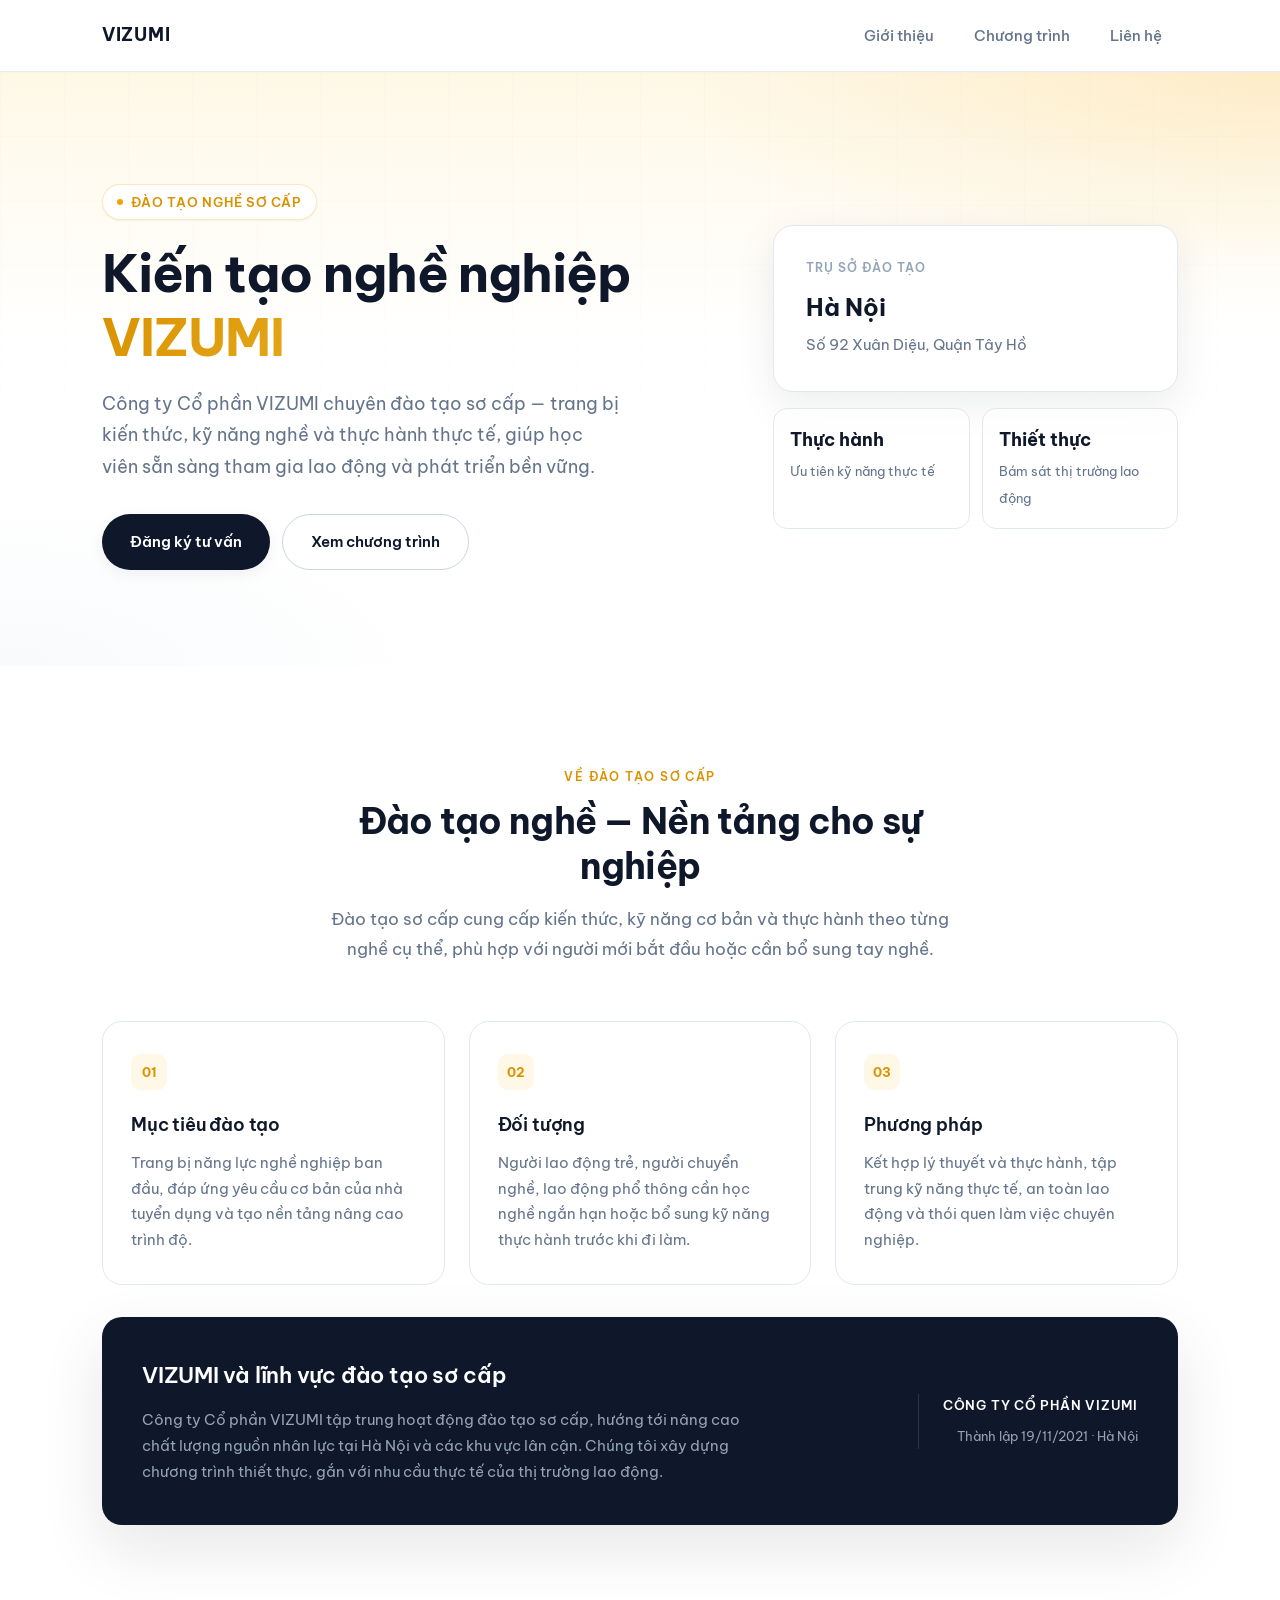
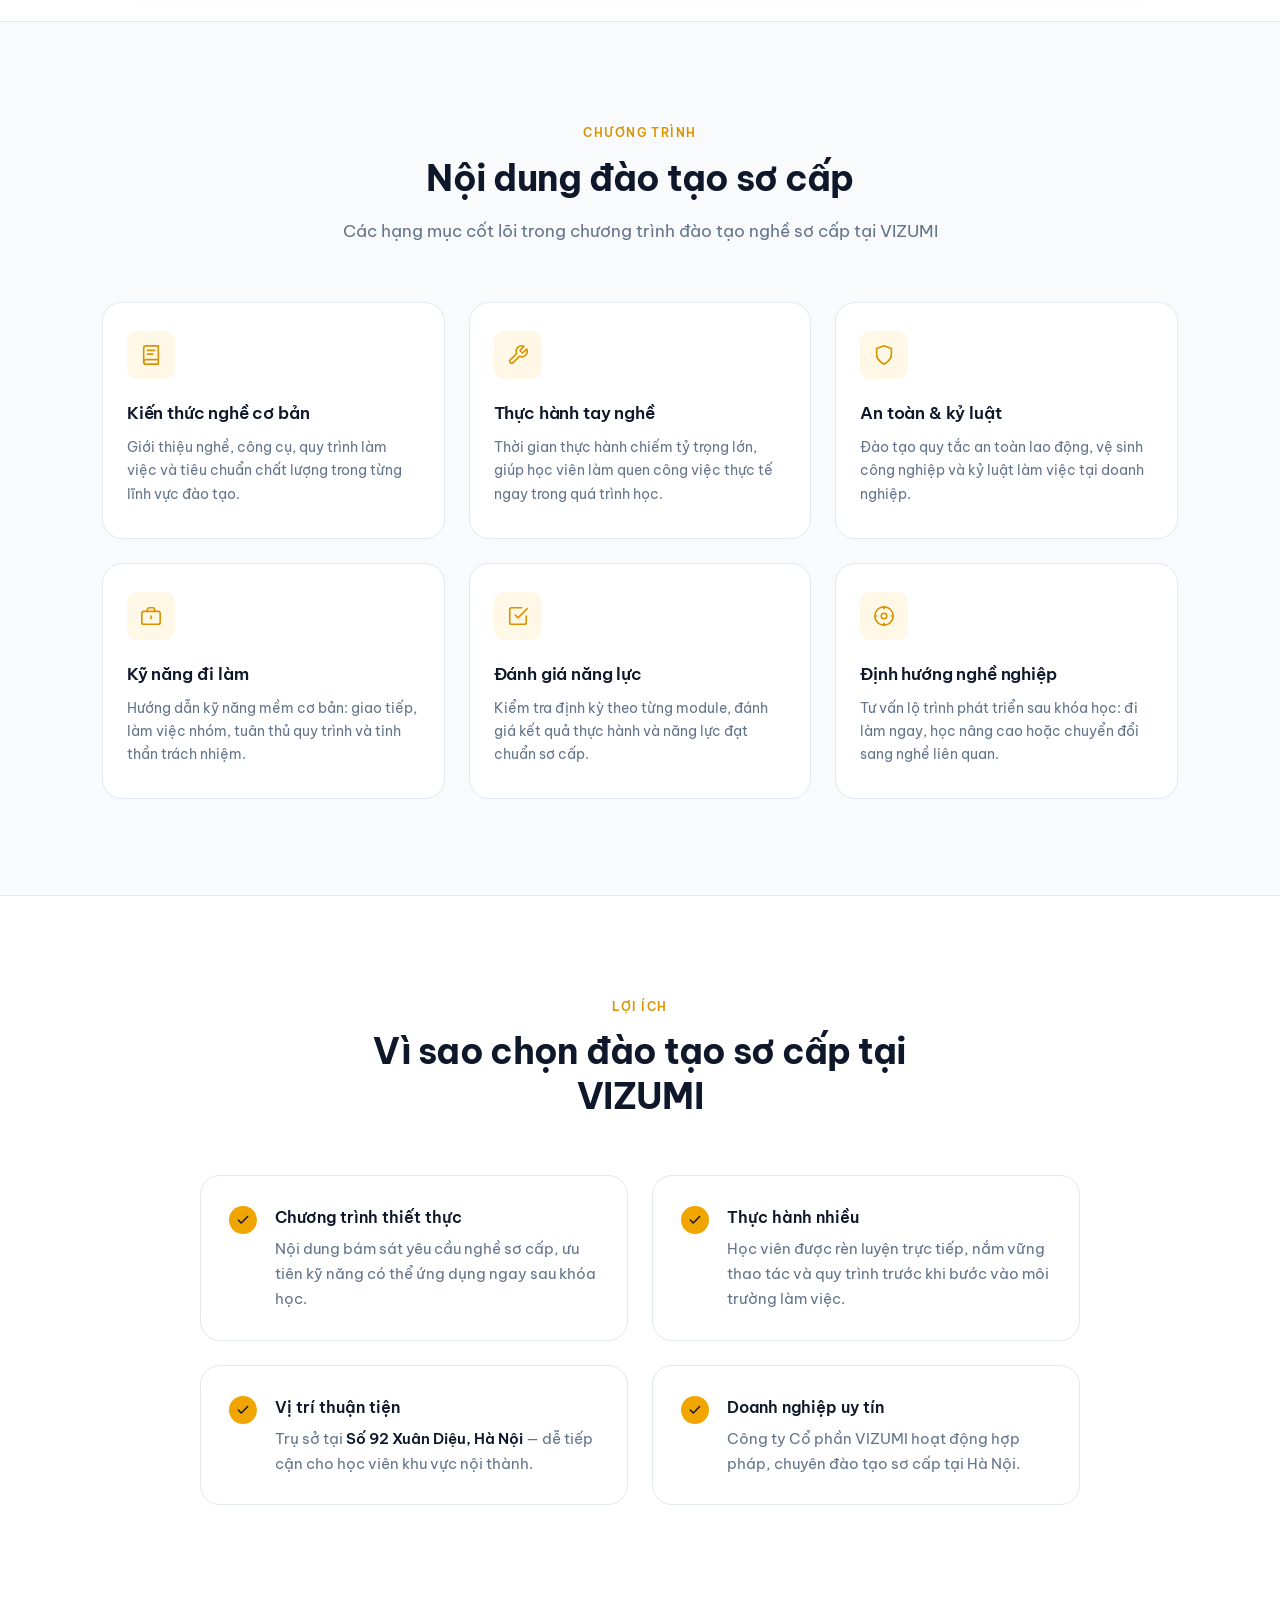
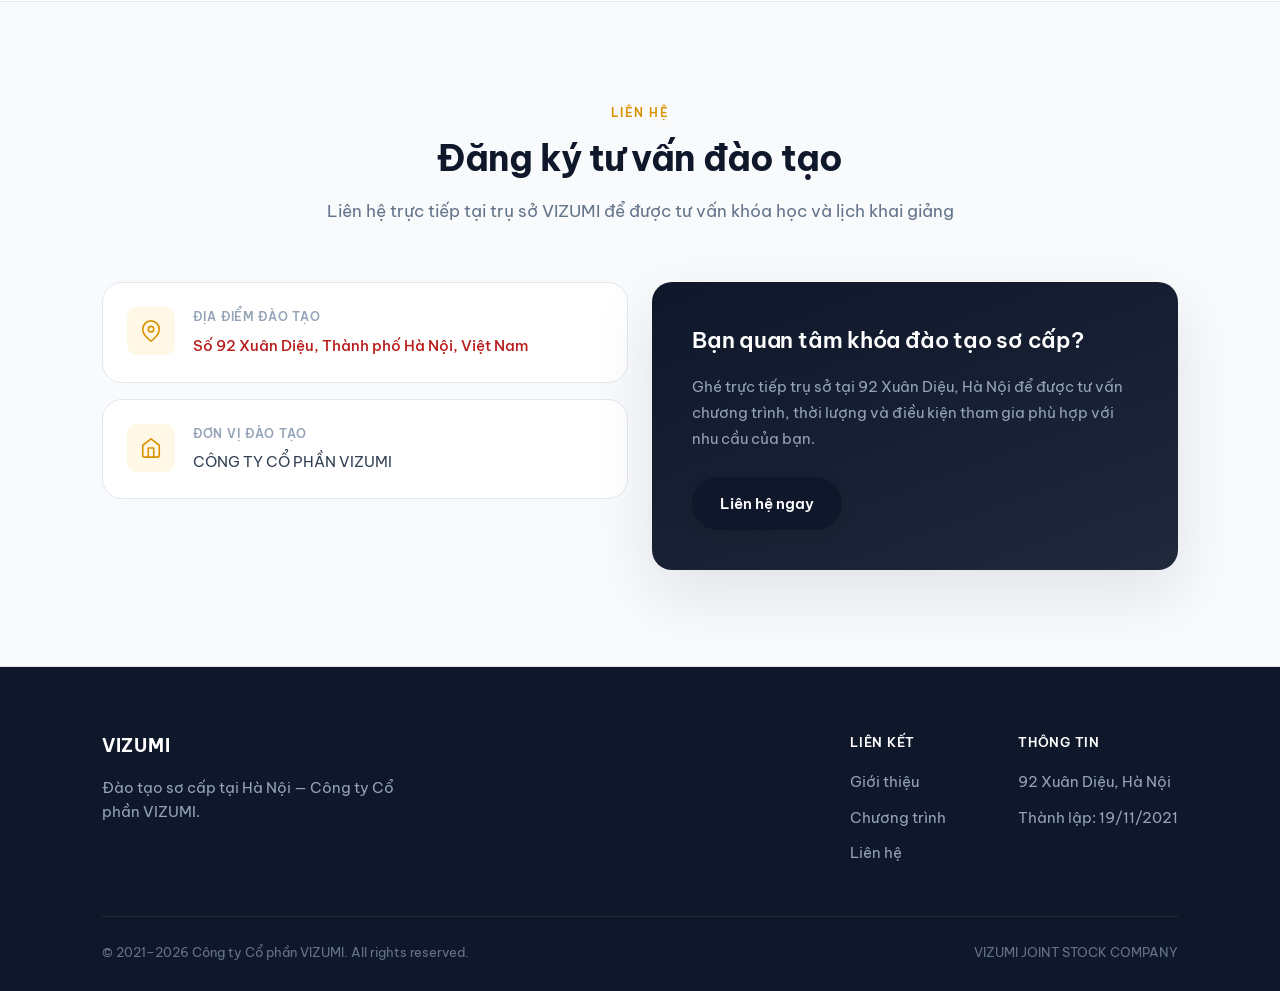
<file: index.html>
<!doctype html>
<html lang="vi">
  <head>
    <meta charset="UTF-8" />
    <meta name="viewport" content="width=device-width, initial-scale=1.0" />
    <meta name="google-site-verification" content="uWLDiPZjXLD4Q3qFE0iIAMAebatGnPK12QOpFRY7gxY" />
    <meta name="description" content="VIZUMI - Đào tạo sơ cấp, trang bị kỹ năng nghề và năng lực lao động tại Hà Nội" />
    <title>VIZUMI — Đào tạo sơ cấp</title>
    <link rel="preconnect" href="https://fonts.googleapis.com" />
    <link rel="preconnect" href="https://fonts.gstatic.com" crossorigin />
    <link
      href="https://fonts.googleapis.com/css2?family=Be+Vietnam+Pro:ital,wght@0,400;0,500;0,600;0,700;1,400&display=swap"
      rel="stylesheet"
    />
    <link rel="stylesheet" href="style.css" />
  </head>
  <body>
    <header class="header">
      <div class="container header__inner">
        <a href="index.html" class="logo"> VIZUMI </a>
        <nav class="nav">
          <a href="#about">Giới thiệu</a>
          <a href="#programs">Chương trình</a>
          <a href="#contact">Liên hệ</a>
        </nav>
      </div>
    </header>

    <section class="hero">
      <div class="container hero__inner">
        <div class="hero__content">
          <span class="hero__badge">Đào tạo nghề sơ cấp</span>
          <h1>
            Kiến tạo nghề nghiệp
            <span>VIZUMI</span>
          </h1>
          <p class="hero__subtitle">
            Công ty Cổ phần VIZUMI chuyên đào tạo sơ cấp — trang bị kiến thức, kỹ năng nghề và thực hành thực tế, giúp
            học viên sẵn sàng tham gia lao động và phát triển bền vững.
          </p>
          <div class="hero__actions">
            <a href="#contact" class="btn btn--primary">Đăng ký tư vấn</a>
            <a href="#programs" class="btn btn--ghost">Xem chương trình</a>
          </div>
        </div>

        <aside class="hero__aside">
          <div class="hero__panel">
            <span class="hero__panel-label">Trụ sở đào tạo</span>
            <span class="hero__panel-value">Hà Nội</span>
            <span class="hero__panel-desc">Số 92 Xuân Diệu, Quận Tây Hồ</span>
          </div>
          <div class="hero__highlights">
            <div class="hero__highlight">
              <strong>Thực hành</strong>
              <span>Ưu tiên kỹ năng thực tế</span>
            </div>
            <div class="hero__highlight">
              <strong>Thiết thực</strong>
              <span>Bám sát thị trường lao động</span>
            </div>
          </div>
        </aside>
      </div>
    </section>

    <section class="section" id="about">
      <div class="container">
        <div class="section__header">
          <span class="section__label">Về đào tạo sơ cấp</span>
          <h2>Đào tạo nghề — Nền tảng cho sự nghiệp</h2>
          <p>
            Đào tạo sơ cấp cung cấp kiến thức, kỹ năng cơ bản và thực hành theo từng nghề cụ thể, phù hợp với người mới
            bắt đầu hoặc cần bổ sung tay nghề.
          </p>
        </div>

        <div class="intro-grid">
          <article class="intro-card">
            <span class="intro-card__num">01</span>
            <h3>Mục tiêu đào tạo</h3>
            <p>
              Trang bị năng lực nghề nghiệp ban đầu, đáp ứng yêu cầu cơ bản của nhà tuyển dụng và tạo nền tảng nâng cao
              trình độ.
            </p>
          </article>
          <article class="intro-card">
            <span class="intro-card__num">02</span>
            <h3>Đối tượng</h3>
            <p>
              Người lao động trẻ, người chuyển nghề, lao động phổ thông cần học nghề ngắn hạn hoặc bổ sung kỹ năng thực
              hành trước khi đi làm.
            </p>
          </article>
          <article class="intro-card">
            <span class="intro-card__num">03</span>
            <h3>Phương pháp</h3>
            <p>
              Kết hợp lý thuyết và thực hành, tập trung kỹ năng thực tế, an toàn lao động và thói quen làm việc chuyên
              nghiệp.
            </p>
          </article>
        </div>

        <div class="about-banner">
          <div class="about-banner__content">
            <h3>VIZUMI và lĩnh vực đào tạo sơ cấp</h3>
            <p>
              Công ty Cổ phần VIZUMI tập trung hoạt động đào tạo sơ cấp, hướng tới nâng cao chất lượng nguồn nhân lực
              tại Hà Nội và các khu vực lân cận. Chúng tôi xây dựng chương trình thiết thực, gắn với nhu cầu thực tế của
              thị trường lao động.
            </p>
          </div>
          <div class="about-banner__tag">
            <strong>CÔNG TY CỔ PHẦN VIZUMI</strong>
            <span>Thành lập 19/11/2021 · Hà Nội</span>
          </div>
        </div>
      </div>
    </section>

    <section class="section section--alt" id="programs">
      <div class="container">
        <div class="section__header">
          <span class="section__label">Chương trình</span>
          <h2>Nội dung đào tạo sơ cấp</h2>
          <p>Các hạng mục cốt lõi trong chương trình đào tạo nghề sơ cấp tại VIZUMI</p>
        </div>

        <div class="programs-grid">
          <article class="program-card">
            <div class="program-card__icon" aria-hidden="true">
              <svg viewBox="0 0 24 24">
                <path d="M4 19.5A2.5 2.5 0 0 1 6.5 17H20" />
                <path d="M6.5 2H20v20H6.5A2.5 2.5 0 0 1 4 19.5v-15A2.5 2.5 0 0 1 6.5 2z" />
                <path d="M8 7h8M8 11h6" />
              </svg>
            </div>
            <h3>Kiến thức nghề cơ bản</h3>
            <p>Giới thiệu nghề, công cụ, quy trình làm việc và tiêu chuẩn chất lượng trong từng lĩnh vực đào tạo.</p>
          </article>
          <article class="program-card">
            <div class="program-card__icon" aria-hidden="true">
              <svg viewBox="0 0 24 24">
                <path
                  d="M14.7 6.3a1 1 0 0 0 0 1.4l1.6 1.6a1 1 0 0 0 1.4 0l3.77-3.77a6 6 0 0 1-7.94 7.94l-6.91 6.91a2.12 2.12 0 0 1-3-3l6.91-6.91a6 6 0 0 1 7.94-7.94l-3.76 3.76z"
                />
              </svg>
            </div>
            <h3>Thực hành tay nghề</h3>
            <p>
              Thời gian thực hành chiếm tỷ trọng lớn, giúp học viên làm quen công việc thực tế ngay trong quá trình học.
            </p>
          </article>
          <article class="program-card">
            <div class="program-card__icon" aria-hidden="true">
              <svg viewBox="0 0 24 24"><path d="M12 22s8-4 8-10V5l-8-3-8 3v7c0 6 8 10 8 10z" /></svg>
            </div>
            <h3>An toàn &amp; kỷ luật</h3>
            <p>Đào tạo quy tắc an toàn lao động, vệ sinh công nghiệp và kỷ luật làm việc tại doanh nghiệp.</p>
          </article>
          <article class="program-card">
            <div class="program-card__icon" aria-hidden="true">
              <svg viewBox="0 0 24 24">
                <rect x="2" y="7" width="20" height="14" rx="2" />
                <path d="M16 7V5a2 2 0 0 0-2-2h-4a2 2 0 0 0-2 2v2" />
                <path d="M12 12v3" />
              </svg>
            </div>
            <h3>Kỹ năng đi làm</h3>
            <p>Hướng dẫn kỹ năng mềm cơ bản: giao tiếp, làm việc nhóm, tuân thủ quy trình và tinh thần trách nhiệm.</p>
          </article>
          <article class="program-card">
            <div class="program-card__icon" aria-hidden="true">
              <svg viewBox="0 0 24 24">
                <path d="M9 11l3 3L22 4" />
                <path d="M21 12v7a2 2 0 0 1-2 2H5a2 2 0 0 1-2-2V5a2 2 0 0 1 2-2h11" />
              </svg>
            </div>
            <h3>Đánh giá năng lực</h3>
            <p>Kiểm tra định kỳ theo từng module, đánh giá kết quả thực hành và năng lực đạt chuẩn sơ cấp.</p>
          </article>
          <article class="program-card">
            <div class="program-card__icon" aria-hidden="true">
              <svg viewBox="0 0 24 24">
                <circle cx="12" cy="12" r="10" />
                <circle cx="12" cy="12" r="3" />
                <path d="M12 2v2M12 20v2M2 12h2M20 12h2" />
              </svg>
            </div>
            <h3>Định hướng nghề nghiệp</h3>
            <p>
              Tư vấn lộ trình phát triển sau khóa học: đi làm ngay, học nâng cao hoặc chuyển đổi sang nghề liên quan.
            </p>
          </article>
        </div>
      </div>
    </section>

    <section class="section" id="why">
      <div class="container">
        <div class="section__header">
          <span class="section__label">Lợi ích</span>
          <h2>Vì sao chọn đào tạo sơ cấp tại VIZUMI</h2>
        </div>

        <div class="benefits-grid">
          <div class="benefit-item">
            <span class="benefit-item__mark" aria-hidden="true">
              <svg viewBox="0 0 24 24"><polyline points="20 6 9 17 4 12" /></svg>
            </span>
            <div>
              <h4>Chương trình thiết thực</h4>
              <p>Nội dung bám sát yêu cầu nghề sơ cấp, ưu tiên kỹ năng có thể ứng dụng ngay sau khóa học.</p>
            </div>
          </div>
          <div class="benefit-item">
            <span class="benefit-item__mark" aria-hidden="true">
              <svg viewBox="0 0 24 24"><polyline points="20 6 9 17 4 12" /></svg>
            </span>
            <div>
              <h4>Thực hành nhiều</h4>
              <p>
                Học viên được rèn luyện trực tiếp, nắm vững thao tác và quy trình trước khi bước vào môi trường làm
                việc.
              </p>
            </div>
          </div>
          <div class="benefit-item">
            <span class="benefit-item__mark" aria-hidden="true">
              <svg viewBox="0 0 24 24"><polyline points="20 6 9 17 4 12" /></svg>
            </span>
            <div>
              <h4>Vị trí thuận tiện</h4>
              <p>Trụ sở tại <strong>Số 92 Xuân Diệu, Hà Nội</strong> — dễ tiếp cận cho học viên khu vực nội thành.</p>
            </div>
          </div>
          <div class="benefit-item">
            <span class="benefit-item__mark" aria-hidden="true">
              <svg viewBox="0 0 24 24"><polyline points="20 6 9 17 4 12" /></svg>
            </span>
            <div>
              <h4>Doanh nghiệp uy tín</h4>
              <p>Công ty Cổ phần VIZUMI hoạt động hợp pháp, chuyên đào tạo sơ cấp tại Hà Nội.</p>
            </div>
          </div>
        </div>
      </div>
    </section>

    <section class="section section--alt" id="contact">
      <div class="container">
        <div class="section__header">
          <span class="section__label">Liên hệ</span>
          <h2>Đăng ký tư vấn đào tạo</h2>
          <p>Liên hệ trực tiếp tại trụ sở VIZUMI để được tư vấn khóa học và lịch khai giảng</p>
        </div>

        <div class="contact-grid">
          <div class="contact-info">
            <div class="contact-item">
              <div class="contact-item__icon" aria-hidden="true">
                <svg viewBox="0 0 24 24">
                  <path d="M21 10c0 7-9 13-9 13s-9-6-9-13a9 9 0 0 1 18 0z" />
                  <circle cx="12" cy="10" r="3" />
                </svg>
              </div>
              <div>
                <h4>Địa điểm đào tạo</h4>
                <p class="highlight">Số 92 Xuân Diệu, Thành phố Hà Nội, Việt Nam</p>
              </div>
            </div>
            <div class="contact-item">
              <div class="contact-item__icon" aria-hidden="true">
                <svg viewBox="0 0 24 24">
                  <path d="M3 9l9-7 9 7v11a2 2 0 0 1-2 2H5a2 2 0 0 1-2-2z" />
                  <polyline points="9 22 9 12 15 12 15 22" />
                </svg>
              </div>
              <div>
                <h4>Đơn vị đào tạo</h4>
                <p>CÔNG TY CỔ PHẦN VIZUMI</p>
              </div>
            </div>
          </div>

          <div class="contact-box">
            <h3>Bạn quan tâm khóa đào tạo sơ cấp?</h3>
            <p>
              Ghé trực tiếp trụ sở tại 92 Xuân Diệu, Hà Nội để được tư vấn chương trình, thời lượng và điều kiện tham
              gia phù hợp với nhu cầu của bạn.
            </p>
            <a href="#contact" class="btn btn--primary">Liên hệ ngay</a>
          </div>
        </div>
      </div>
    </section>

    <footer class="footer">
      <div class="container">
        <div class="footer__inner">
          <div class="footer__brand">
            <a href="index.html" class="logo"> VIZUMI </a>
            <p>Đào tạo sơ cấp tại Hà Nội — Công ty Cổ phần VIZUMI.</p>
          </div>
          <div class="footer__links">
            <div>
              <h4>Liên kết</h4>
              <ul>
                <li><a href="#about">Giới thiệu</a></li>
                <li><a href="#programs">Chương trình</a></li>
                <li><a href="#contact">Liên hệ</a></li>
              </ul>
            </div>
            <div>
              <h4>Thông tin</h4>
              <ul>
                <li>92 Xuân Diệu, Hà Nội</li>
                <li>Thành lập: 19/11/2021</li>
              </ul>
            </div>
          </div>
        </div>
        <div class="footer__bottom">
          <span>&copy; 2021–2026 Công ty Cổ phần VIZUMI. All rights reserved.</span>
          <span>VIZUMI JOINT STOCK COMPANY</span>
        </div>
      </div>
    </footer>
  </body>
</html>
</file>
<file: style.css>
/* ===== Design tokens ===== */
*,
*::before,
*::after {
  box-sizing: border-box;
  margin: 0;
  padding: 0;
}

:root {
  --font-sans: "Be Vietnam Pro", system-ui, -apple-system, sans-serif;

  --primary: #f0a500;
  --primary-hover: #d99200;
  --primary-soft: #fff8e7;
  --primary-muted: rgba(240, 165, 0, 0.14);

  --ink: #0f172a;
  --ink-secondary: #334155;
  --ink-muted: #64748b;
  --ink-faint: #94a3b8;

  --surface: #ffffff;
  --surface-alt: #f8fafc;
  --surface-elevated: #ffffff;

  --border: #e2e8f0;
  --border-strong: #cbd5e1;

  --accent: #b91c1c;
  --footer-bg: #0f172a;
  --footer-text: #cbd5e1;

  --shadow-xs: 0 1px 2px rgba(15, 23, 42, 0.05);
  --shadow-sm: 0 4px 16px rgba(15, 23, 42, 0.06);
  --shadow-md: 0 12px 40px rgba(15, 23, 42, 0.08);
  --shadow-lg: 0 24px 64px rgba(15, 23, 42, 0.1);

  --radius-sm: 10px;
  --radius-md: 14px;
  --radius-lg: 20px;
  --radius-full: 999px;

  --max-width: 1140px;
  --header-height: 72px;

  --ease: cubic-bezier(0.4, 0, 0.2, 1);
}

html {
  scroll-behavior: smooth;
  -webkit-font-smoothing: antialiased;
  -moz-osx-font-smoothing: grayscale;
}

body {
  font-family: var(--font-sans);
  font-size: 1rem;
  font-weight: 400;
  line-height: 1.7;
  color: var(--ink-secondary);
  background: var(--surface);
}

a {
  color: inherit;
  text-decoration: none;
}

img {
  max-width: 100%;
  display: block;
}

/* ===== Layout ===== */
.container {
  width: 100%;
  max-width: var(--max-width);
  margin: 0 auto;
  padding: 0 clamp(20px, 4vw, 32px);
}

/* ===== Header ===== */
.header {
  position: sticky;
  top: 0;
  z-index: 100;
  height: var(--header-height);
  background: rgba(255, 255, 255, 0.88);
  backdrop-filter: blur(12px);
  -webkit-backdrop-filter: blur(12px);
  border-bottom: 1px solid rgba(226, 232, 240, 0.8);
}

.header__inner {
  display: flex;
  align-items: center;
  justify-content: space-between;
  height: 100%;
}

.logo {
  display: flex;
  align-items: center;
  gap: 12px;
  font-weight: 700;
  font-size: 1.125rem;
  letter-spacing: 0.04em;
  color: var(--ink);
  transition: opacity 0.2s var(--ease);
}

.logo:hover {
  opacity: 0.85;
}

.logo__icon {
  width: 40px;
  height: 40px;
  background: linear-gradient(135deg, var(--primary) 0%, #ffc94d 100%);
  border-radius: var(--radius-sm);
  display: flex;
  align-items: center;
  justify-content: center;
  font-weight: 800;
  font-size: 0.75rem;
  letter-spacing: 0.02em;
  color: var(--ink);
  box-shadow: var(--shadow-xs);
}

.nav {
  display: flex;
  align-items: center;
  gap: 8px;
}

.nav a {
  font-size: 0.9375rem;
  font-weight: 500;
  color: var(--ink-muted);
  padding: 8px 16px;
  border-radius: var(--radius-full);
  transition: color 0.2s var(--ease), background 0.2s var(--ease);
}

.nav a:hover {
  color: var(--ink);
  background: var(--surface-alt);
}

/* ===== Hero ===== */
.hero {
  position: relative;
  overflow: hidden;
  padding: clamp(64px, 10vw, 112px) 0 clamp(72px, 10vw, 96px);
  background:
    radial-gradient(ellipse 80% 60% at 100% 0%, var(--primary-muted) 0%, transparent 60%),
    radial-gradient(ellipse 50% 40% at 0% 100%, rgba(248, 250, 252, 1) 0%, transparent 70%),
    linear-gradient(180deg, var(--primary-soft) 0%, var(--surface) 45%);
}

.hero::before {
  content: "";
  position: absolute;
  inset: 0;
  background-image:
    linear-gradient(var(--border) 1px, transparent 1px),
    linear-gradient(90deg, var(--border) 1px, transparent 1px);
  background-size: 64px 64px;
  opacity: 0.35;
  mask-image: linear-gradient(180deg, rgba(0, 0, 0, 0.4), transparent 80%);
  pointer-events: none;
}

.hero__inner {
  position: relative;
  display: grid;
  grid-template-columns: 1.2fr 0.8fr;
  gap: clamp(32px, 6vw, 64px);
  align-items: center;
}

.hero__content {
  max-width: 580px;
}

.hero__badge {
  display: inline-flex;
  align-items: center;
  gap: 8px;
  font-size: 0.8125rem;
  font-weight: 600;
  letter-spacing: 0.06em;
  text-transform: uppercase;
  color: var(--primary-hover);
  background: var(--surface);
  border: 1px solid rgba(240, 165, 0, 0.25);
  padding: 6px 14px;
  border-radius: var(--radius-full);
  margin-bottom: 24px;
  box-shadow: var(--shadow-xs);
}

.hero__badge::before {
  content: "";
  width: 6px;
  height: 6px;
  border-radius: 50%;
  background: var(--primary);
}

.hero h1 {
  font-size: clamp(2rem, 5vw, 3.25rem);
  font-weight: 700;
  line-height: 1.15;
  letter-spacing: -0.02em;
  color: var(--ink);
  margin-bottom: 20px;
}

.hero h1 span {
  display: block;
  background: linear-gradient(135deg, var(--primary-hover) 0%, #f5c842 100%);
  -webkit-background-clip: text;
  background-clip: text;
  -webkit-text-fill-color: transparent;
  margin-top: 4px;
}

.hero__subtitle {
  font-size: clamp(1rem, 2vw, 1.125rem);
  color: var(--ink-muted);
  line-height: 1.75;
  margin-bottom: 32px;
  max-width: 520px;
}

.hero__actions {
  display: flex;
  flex-wrap: wrap;
  gap: 12px;
}

.hero__aside {
  display: flex;
  flex-direction: column;
  gap: 16px;
}

.hero__panel {
  background: var(--surface);
  border: 1px solid var(--border);
  border-radius: var(--radius-lg);
  padding: clamp(24px, 4vw, 32px);
  box-shadow: var(--shadow-md);
}

.hero__panel-label {
  display: block;
  font-size: 0.75rem;
  font-weight: 600;
  letter-spacing: 0.08em;
  text-transform: uppercase;
  color: var(--ink-faint);
  margin-bottom: 8px;
}

.hero__panel-value {
  display: block;
  font-size: 1.5rem;
  font-weight: 700;
  letter-spacing: -0.01em;
  color: var(--ink);
  margin-bottom: 4px;
}

.hero__panel-desc {
  font-size: 0.9375rem;
  color: var(--ink-muted);
}

.hero__highlights {
  display: grid;
  grid-template-columns: 1fr 1fr;
  gap: 12px;
}

.hero__highlight {
  background: rgba(255, 255, 255, 0.7);
  border: 1px solid var(--border);
  border-radius: var(--radius-md);
  padding: 16px;
}

.hero__highlight strong {
  display: block;
  font-size: 1.125rem;
  font-weight: 700;
  color: var(--ink);
  margin-bottom: 2px;
}

.hero__highlight span {
  font-size: 0.8125rem;
  color: var(--ink-muted);
}

/* ===== Buttons ===== */
.btn {
  display: inline-flex;
  align-items: center;
  justify-content: center;
  gap: 8px;
  font-family: var(--font-sans);
  font-weight: 600;
  font-size: 0.9375rem;
  padding: 14px 28px;
  border-radius: var(--radius-full);
  border: none;
  cursor: pointer;
  transition: transform 0.2s var(--ease), box-shadow 0.2s var(--ease), background 0.2s var(--ease);
}

.btn--primary {
  background: var(--ink);
  color: var(--surface);
  box-shadow: var(--shadow-sm);
}

.btn--primary:hover {
  background: #1e293b;
  transform: translateY(-2px);
  box-shadow: var(--shadow-md);
}

.btn--ghost {
  background: var(--surface);
  color: var(--ink);
  border: 1px solid var(--border-strong);
}

.btn--ghost:hover {
  border-color: var(--ink-faint);
  background: var(--surface-alt);
}

.btn--outline {
  background: transparent;
  color: var(--ink);
  border: 1.5px solid var(--border-strong);
}

.btn--outline:hover {
  border-color: var(--primary);
  background: var(--primary-soft);
}

/* ===== Sections ===== */
.section {
  padding: clamp(64px, 10vw, 96px) 0;
}

.section--alt {
  background: var(--surface-alt);
  border-top: 1px solid var(--border);
  border-bottom: 1px solid var(--border);
}

.section__header {
  text-align: center;
  margin-bottom: clamp(40px, 6vw, 56px);
  max-width: 640px;
  margin-left: auto;
  margin-right: auto;
}

.section__label {
  display: inline-block;
  font-size: 0.75rem;
  font-weight: 600;
  letter-spacing: 0.12em;
  text-transform: uppercase;
  color: var(--primary-hover);
  margin-bottom: 12px;
}

.section__header h2 {
  font-size: clamp(1.625rem, 3.5vw, 2.25rem);
  font-weight: 700;
  letter-spacing: -0.02em;
  line-height: 1.25;
  color: var(--ink);
  margin-bottom: 16px;
}

.section__header p {
  font-size: 1.0625rem;
  color: var(--ink-muted);
  line-height: 1.75;
}

/* ===== Intro cards ===== */
.intro-grid {
  display: grid;
  grid-template-columns: repeat(3, 1fr);
  gap: 24px;
  margin-bottom: 32px;
}

.intro-card {
  position: relative;
  background: var(--surface);
  border: 1px solid var(--border);
  border-radius: var(--radius-lg);
  padding: 32px 28px;
  transition: transform 0.25s var(--ease), box-shadow 0.25s var(--ease), border-color 0.25s var(--ease);
}

.intro-card:hover {
  transform: translateY(-4px);
  box-shadow: var(--shadow-md);
  border-color: rgba(240, 165, 0, 0.3);
}

.intro-card__num {
  display: inline-flex;
  align-items: center;
  justify-content: center;
  width: 36px;
  height: 36px;
  font-size: 0.8125rem;
  font-weight: 700;
  color: var(--primary-hover);
  background: var(--primary-soft);
  border-radius: var(--radius-sm);
  margin-bottom: 20px;
}

.intro-card h3 {
  font-size: 1.125rem;
  font-weight: 600;
  color: var(--ink);
  margin-bottom: 10px;
  letter-spacing: -0.01em;
}

.intro-card p {
  font-size: 0.9375rem;
  color: var(--ink-muted);
  line-height: 1.7;
}

.about-banner {
  display: flex;
  gap: clamp(24px, 4vw, 48px);
  align-items: center;
  justify-content: space-between;
  background: var(--ink);
  color: var(--footer-text);
  border-radius: var(--radius-lg);
  padding: clamp(28px, 5vw, 40px);
  box-shadow: var(--shadow-lg);
}

.about-banner__content h3 {
  font-size: clamp(1.125rem, 2vw, 1.375rem);
  font-weight: 600;
  color: var(--surface);
  margin-bottom: 12px;
  letter-spacing: -0.01em;
}

.about-banner__content p {
  font-size: 0.9375rem;
  color: var(--ink-faint);
  line-height: 1.75;
  max-width: 600px;
}

.about-banner__tag {
  flex-shrink: 0;
  text-align: right;
  padding-left: 24px;
  border-left: 1px solid rgba(255, 255, 255, 0.12);
}

.about-banner__tag strong {
  display: block;
  font-size: 0.8125rem;
  font-weight: 600;
  letter-spacing: 0.06em;
  color: var(--surface);
  margin-bottom: 6px;
}

.about-banner__tag span {
  font-size: 0.8125rem;
  color: var(--ink-faint);
}

/* ===== Program cards ===== */
.programs-grid {
  display: grid;
  grid-template-columns: repeat(3, 1fr);
  gap: 24px;
}

.program-card {
  position: relative;
  background: var(--surface);
  border: 1px solid var(--border);
  border-radius: var(--radius-lg);
  padding: 28px 24px 32px;
  transition: transform 0.25s var(--ease), box-shadow 0.25s var(--ease);
  overflow: hidden;
}

.program-card::before {
  content: "";
  position: absolute;
  top: 0;
  left: 0;
  right: 0;
  height: 3px;
  background: linear-gradient(90deg, var(--primary), #ffc94d);
  opacity: 0;
  transition: opacity 0.25s var(--ease);
}

.program-card:hover {
  transform: translateY(-4px);
  box-shadow: var(--shadow-md);
}

.program-card:hover::before {
  opacity: 1;
}

.program-card__icon {
  width: 48px;
  height: 48px;
  display: flex;
  align-items: center;
  justify-content: center;
  background: var(--primary-soft);
  border-radius: var(--radius-sm);
  margin-bottom: 20px;
  color: var(--primary-hover);
}

.program-card__icon svg {
  width: 22px;
  height: 22px;
  stroke: currentColor;
  fill: none;
  stroke-width: 1.75;
  stroke-linecap: round;
  stroke-linejoin: round;
}

.program-card h3 {
  font-size: 1.0625rem;
  font-weight: 600;
  color: var(--ink);
  margin-bottom: 8px;
  letter-spacing: -0.01em;
}

.program-card p {
  font-size: 0.875rem;
  color: var(--ink-muted);
  line-height: 1.65;
}

/* ===== Benefits ===== */
.benefits-grid {
  display: grid;
  grid-template-columns: repeat(2, 1fr);
  gap: 24px;
  max-width: 880px;
  margin: 0 auto;
}

.benefit-item {
  display: flex;
  gap: 18px;
  align-items: flex-start;
  padding: 28px;
  background: var(--surface);
  border: 1px solid var(--border);
  border-radius: var(--radius-lg);
  transition: box-shadow 0.25s var(--ease);
}

.benefit-item:hover {
  box-shadow: var(--shadow-sm);
}

.benefit-item__mark {
  width: 28px;
  height: 28px;
  background: var(--primary);
  border-radius: 50%;
  display: flex;
  align-items: center;
  justify-content: center;
  flex-shrink: 0;
  margin-top: 2px;
}

.benefit-item__mark svg {
  width: 14px;
  height: 14px;
  stroke: var(--ink);
  fill: none;
  stroke-width: 2.5;
  stroke-linecap: round;
  stroke-linejoin: round;
}

.benefit-item h4 {
  font-size: 1rem;
  font-weight: 600;
  color: var(--ink);
  margin-bottom: 6px;
}

.benefit-item p {
  font-size: 0.9375rem;
  color: var(--ink-muted);
  line-height: 1.65;
}

.benefit-item strong {
  color: var(--ink);
  font-weight: 600;
}

/* ===== Contact ===== */
.contact-grid {
  display: grid;
  grid-template-columns: 1fr 1fr;
  gap: 24px;
  align-items: stretch;
}

.contact-info {
  display: flex;
  flex-direction: column;
  gap: 16px;
}

.contact-item {
  display: flex;
  gap: 18px;
  align-items: flex-start;
  padding: 24px;
  background: var(--surface);
  border: 1px solid var(--border);
  border-radius: var(--radius-lg);
}

.contact-item__icon {
  width: 48px;
  height: 48px;
  background: var(--primary-soft);
  border-radius: var(--radius-sm);
  display: flex;
  align-items: center;
  justify-content: center;
  flex-shrink: 0;
  color: var(--primary-hover);
}

.contact-item__icon svg {
  width: 22px;
  height: 22px;
  stroke: currentColor;
  fill: none;
  stroke-width: 1.75;
  stroke-linecap: round;
  stroke-linejoin: round;
}

.contact-item h4 {
  font-size: 0.75rem;
  font-weight: 600;
  letter-spacing: 0.06em;
  text-transform: uppercase;
  color: var(--ink-faint);
  margin-bottom: 6px;
}

.contact-item p {
  font-size: 0.9375rem;
  color: var(--ink-secondary);
  line-height: 1.6;
}

.contact-item p.highlight {
  color: var(--accent);
  font-weight: 500;
}

.contact-box {
  background: linear-gradient(160deg, var(--ink) 0%, #1e293b 100%);
  border-radius: var(--radius-lg);
  padding: clamp(28px, 4vw, 40px);
  color: var(--footer-text);
  box-shadow: var(--shadow-lg);
  display: flex;
  flex-direction: column;
  justify-content: center;
}

.contact-box h3 {
  font-size: clamp(1.125rem, 2vw, 1.375rem);
  font-weight: 600;
  color: var(--surface);
  margin-bottom: 14px;
  letter-spacing: -0.01em;
}

.contact-box p {
  font-size: 0.9375rem;
  color: var(--ink-faint);
  line-height: 1.75;
}

.contact-box .btn {
  margin-top: 24px;
  align-self: flex-start;
}

/* ===== Footer ===== */
.footer {
  background: var(--footer-bg);
  color: var(--footer-text);
  padding: clamp(48px, 8vw, 64px) 0 28px;
}

.footer__inner {
  display: flex;
  flex-wrap: wrap;
  justify-content: space-between;
  gap: 40px;
  margin-bottom: 40px;
}

.footer__brand .logo {
  color: var(--surface);
  margin-bottom: 14px;
}

.footer__brand p {
  font-size: 0.9375rem;
  color: var(--ink-faint);
  max-width: 300px;
  line-height: 1.65;
}

.footer__links {
  display: flex;
  gap: clamp(32px, 6vw, 72px);
}

.footer__links h4 {
  color: var(--surface);
  font-size: 0.8125rem;
  font-weight: 600;
  letter-spacing: 0.06em;
  text-transform: uppercase;
  margin-bottom: 16px;
}

.footer__links ul {
  list-style: none;
}

.footer__links li {
  margin-bottom: 10px;
  font-size: 0.9375rem;
  color: var(--ink-faint);
}

.footer__links a {
  transition: color 0.2s var(--ease);
}

.footer__links a:hover {
  color: var(--primary);
}

.footer__bottom {
  border-top: 1px solid rgba(255, 255, 255, 0.08);
  padding-top: 24px;
  display: flex;
  flex-wrap: wrap;
  justify-content: space-between;
  gap: 12px;
  font-size: 0.8125rem;
  color: #64748b;
}

/* ===== 404 ===== */
.page-404 {
  min-height: 100vh;
  display: flex;
  flex-direction: column;
}

.page-404__main {
  flex: 1;
  display: flex;
  align-items: center;
  justify-content: center;
  padding: 48px 24px;
  background:
    radial-gradient(ellipse 60% 50% at 50% 0%, var(--primary-muted) 0%, transparent 70%),
    var(--surface-alt);
}

.page-404__content {
  text-align: center;
  max-width: 440px;
}

.page-404__code {
  font-size: clamp(5rem, 18vw, 7.5rem);
  font-weight: 800;
  line-height: 1;
  letter-spacing: -0.04em;
  background: linear-gradient(135deg, var(--primary-hover), #ffc94d);
  -webkit-background-clip: text;
  background-clip: text;
  -webkit-text-fill-color: transparent;
  margin-bottom: 12px;
}

.page-404__title {
  font-size: clamp(1.25rem, 3vw, 1.5rem);
  font-weight: 700;
  color: var(--ink);
  margin-bottom: 12px;
  letter-spacing: -0.01em;
}

.page-404__desc {
  color: var(--ink-muted);
  margin-bottom: 32px;
  font-size: 0.9375rem;
  line-height: 1.7;
}

.page-404__actions {
  display: flex;
  flex-wrap: wrap;
  justify-content: center;
  gap: 12px;
}

/* ===== Responsive ===== */
@media (max-width: 960px) {
  .programs-grid {
    grid-template-columns: repeat(2, 1fr);
  }
}

@media (max-width: 768px) {
  .hero__inner {
    grid-template-columns: 1fr;
  }

  .hero__aside {
    order: -1;
  }

  .hero__highlights {
    grid-template-columns: 1fr 1fr;
  }

  .intro-grid {
    grid-template-columns: 1fr;
  }

  .about-banner {
    flex-direction: column;
    text-align: center;
  }

  .about-banner__tag {
    text-align: center;
    padding-left: 0;
    border-left: none;
    padding-top: 20px;
    border-top: 1px solid rgba(255, 255, 255, 0.12);
    width: 100%;
  }

  .programs-grid,
  .benefits-grid,
  .contact-grid {
    grid-template-columns: 1fr;
  }

  .footer__links {
    gap: 32px;
  }
}

@media (max-width: 480px) {
  .nav {
    gap: 0;
  }

  .nav a {
    padding: 8px 10px;
    font-size: 0.875rem;
  }

  .hero__highlights {
    grid-template-columns: 1fr;
  }

  .hero__actions {
    flex-direction: column;
  }

  .hero__actions .btn {
    width: 100%;
  }
}
</file>
